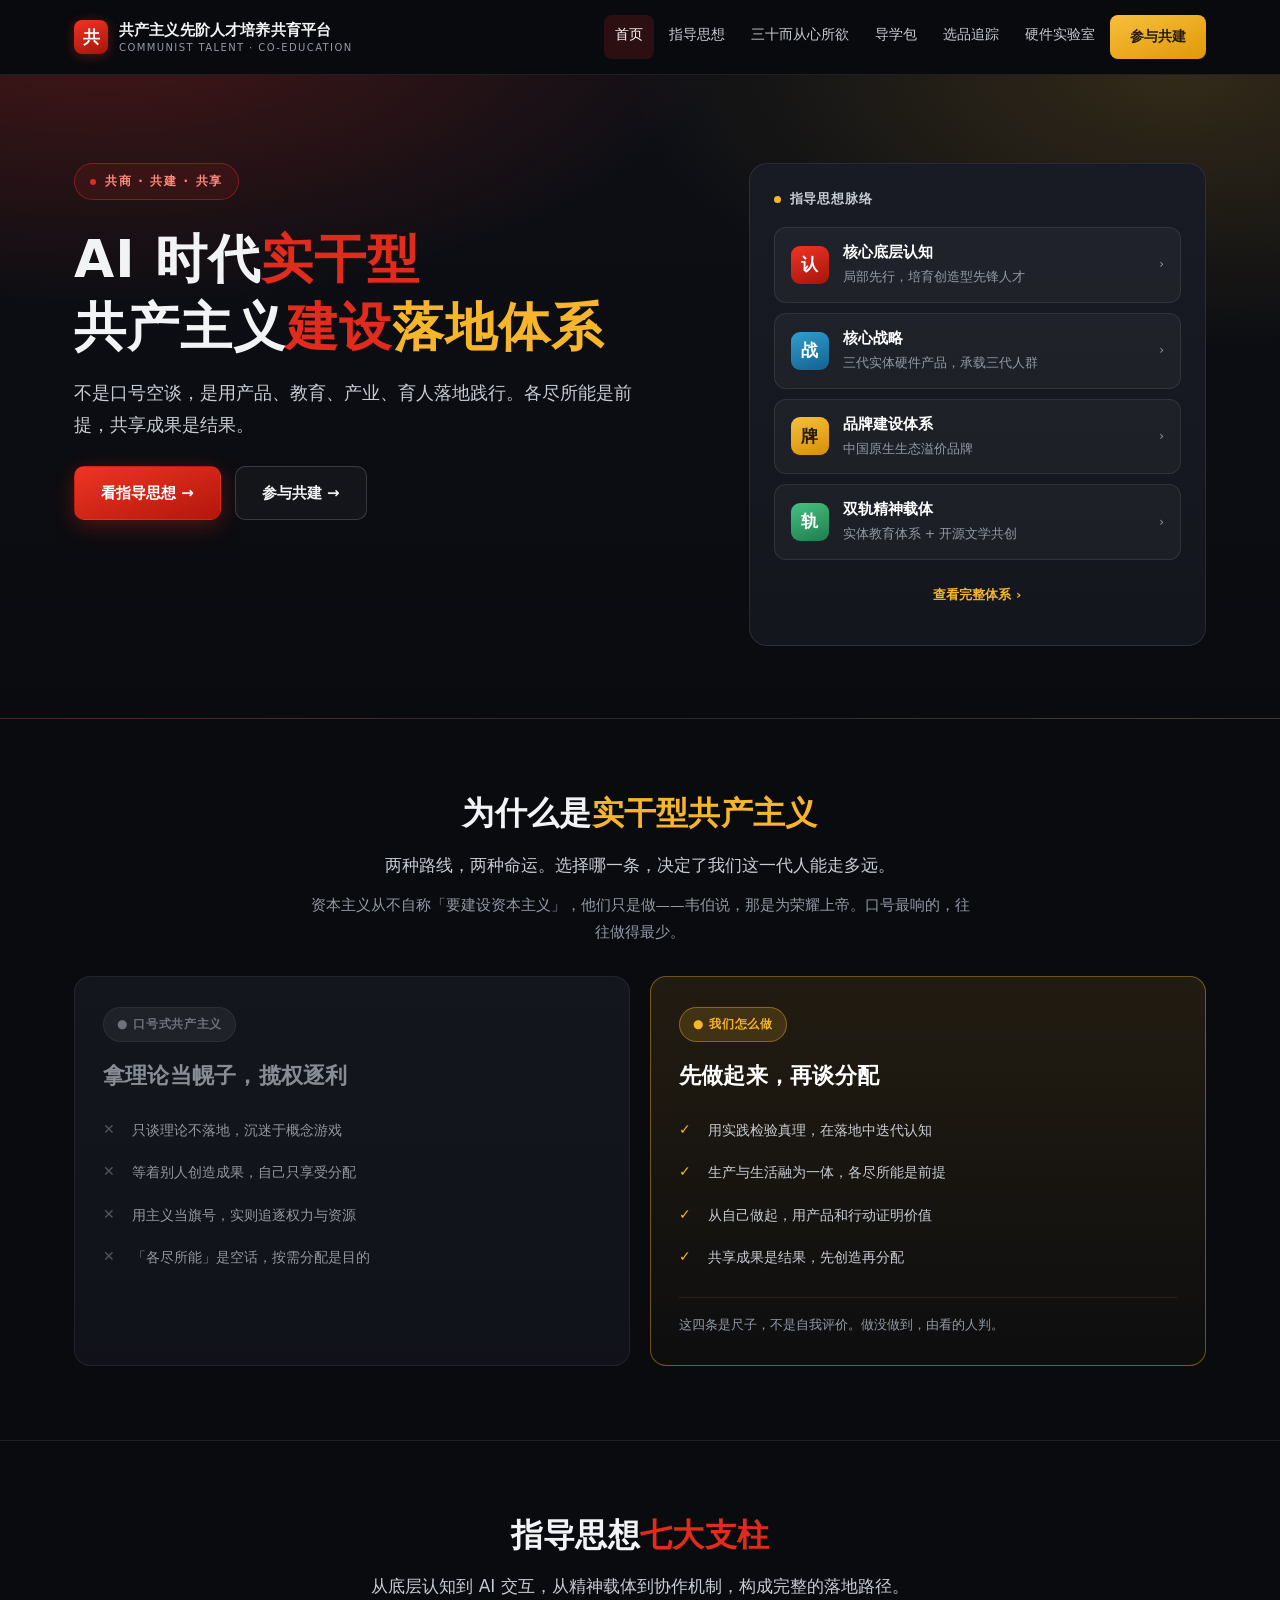
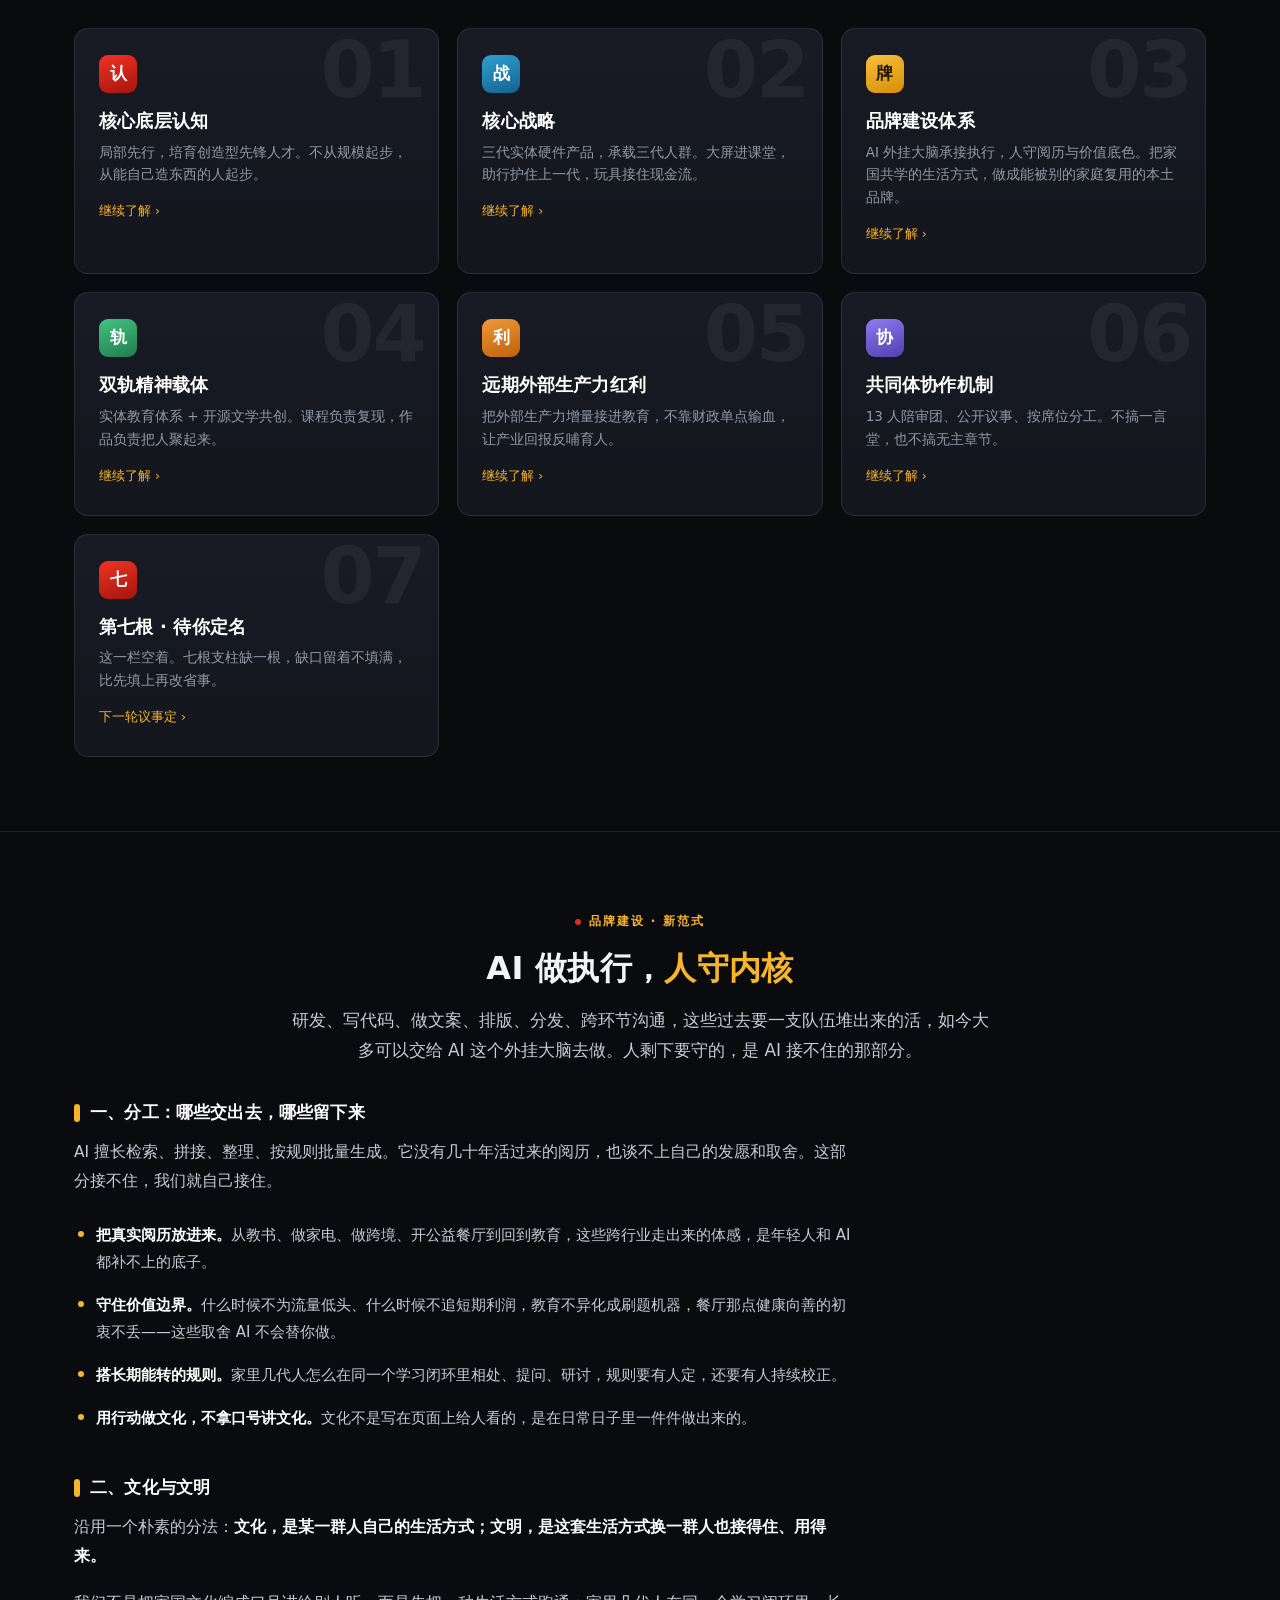
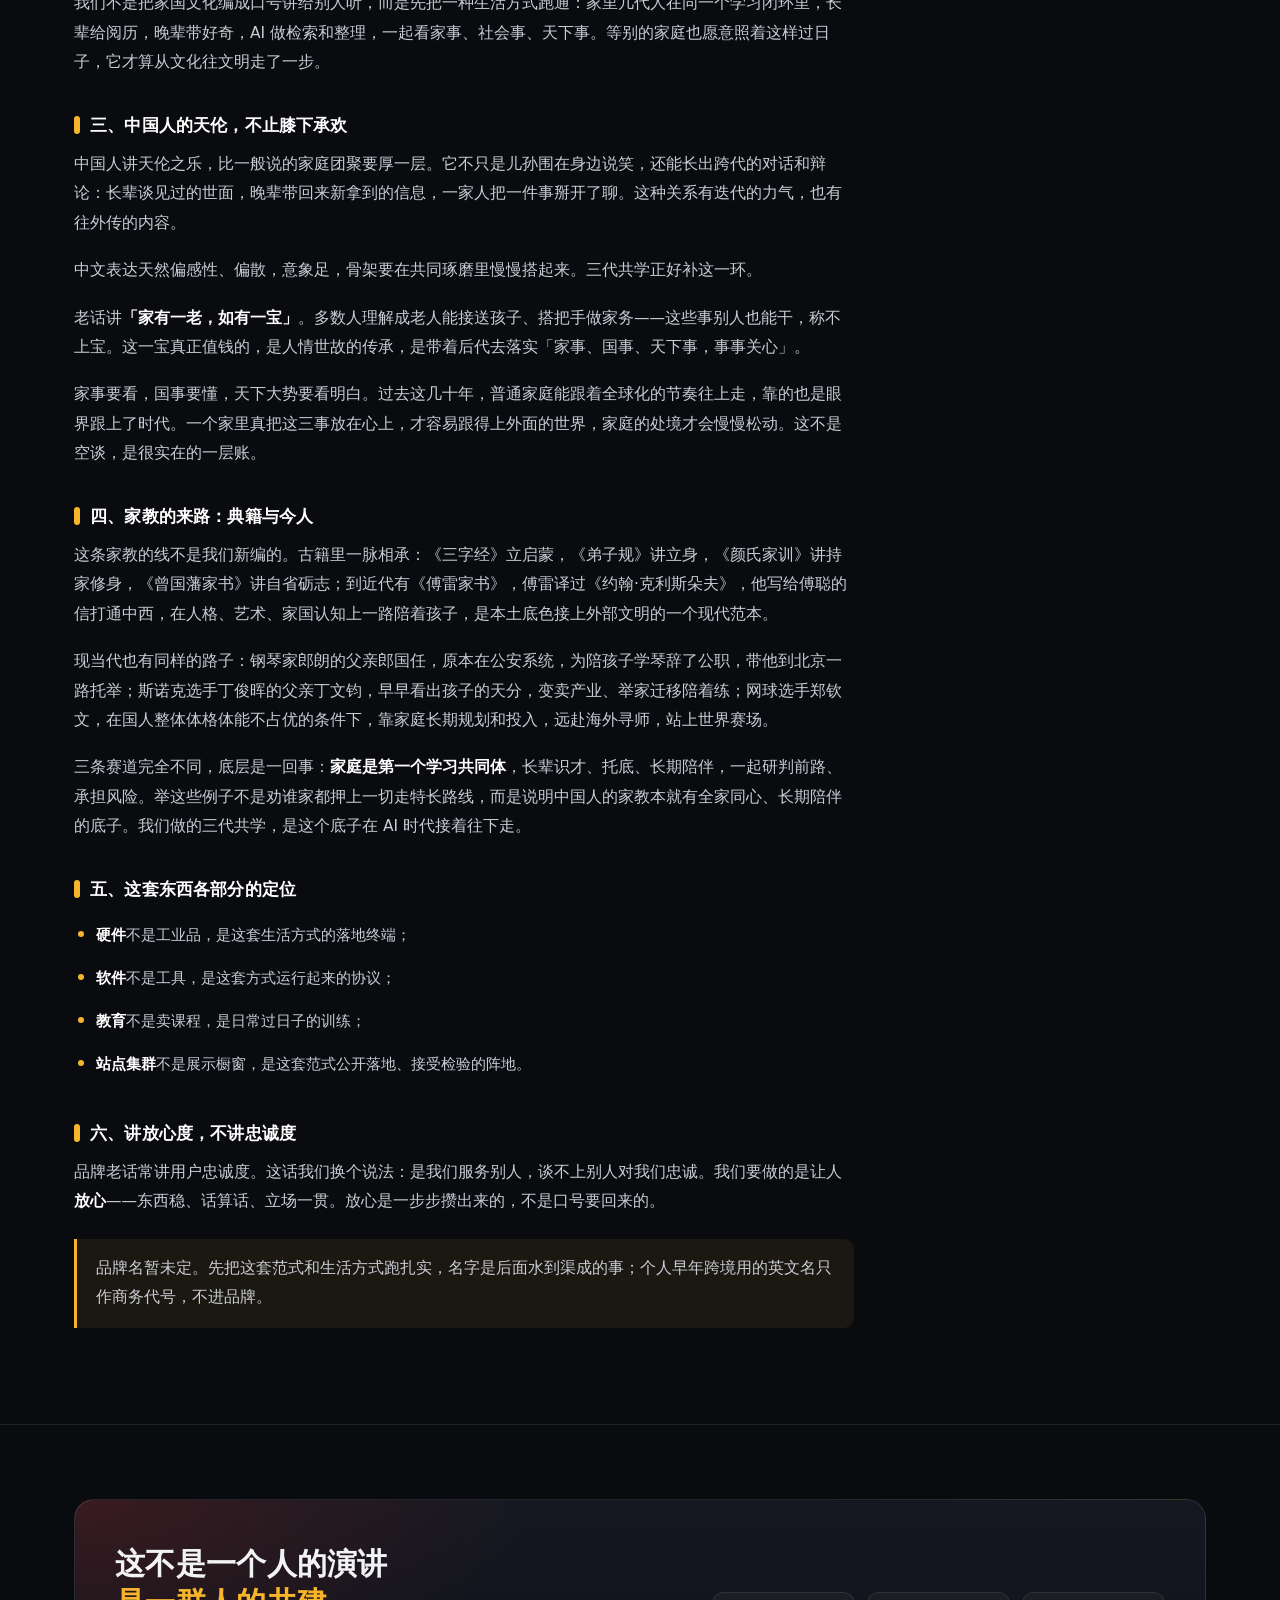
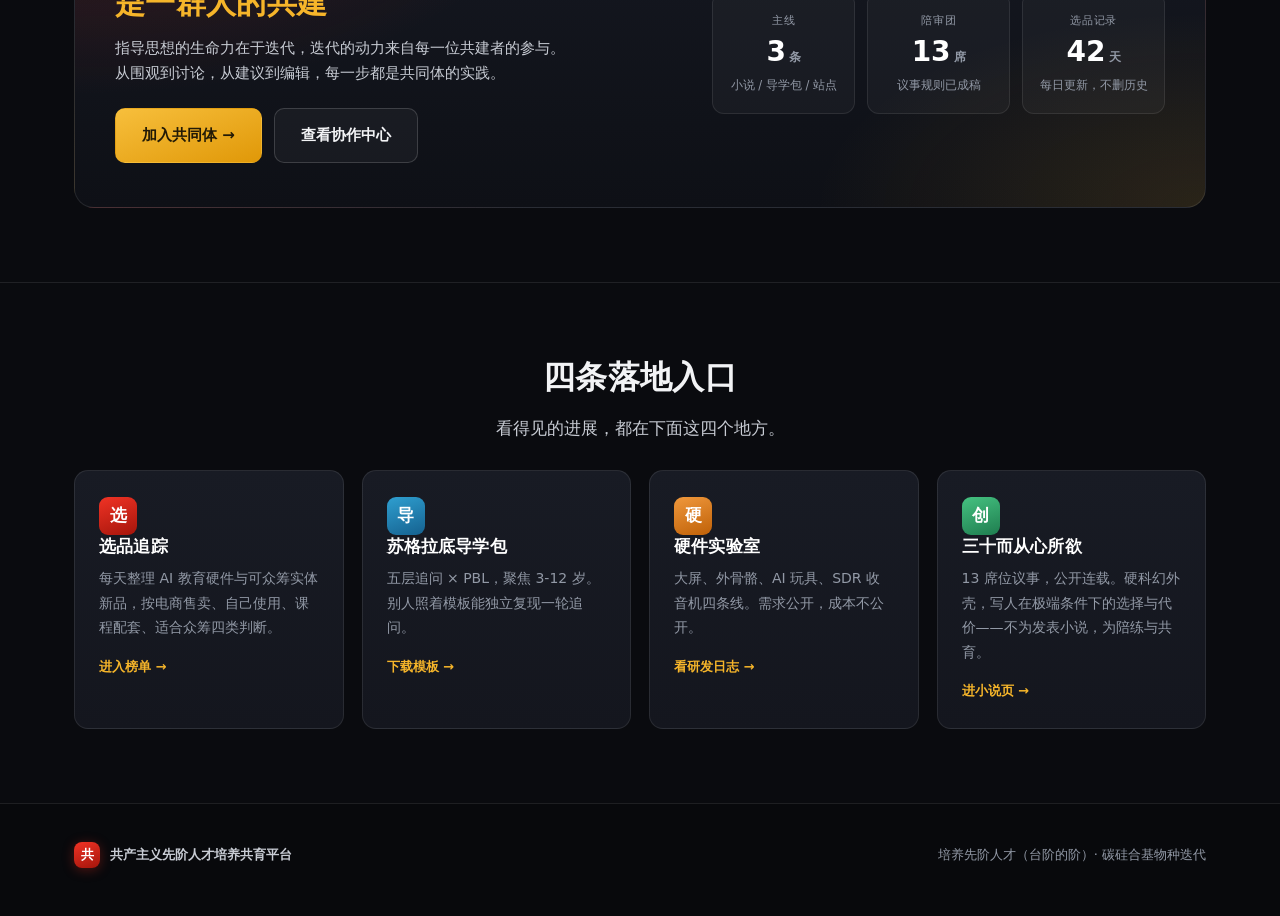
<file: index.html>
<!doctype html>
<html lang="zh-CN">
<head>
<meta charset="utf-8">
<meta name="viewport" content="width=device-width, initial-scale=1">
<title>共产主义先阶人才培养共育平台｜培养先阶人才</title>
<meta name="description" content="不是口号，是产品、教育、产业、育人的落地实践。共产主义先阶人才培养共育平台：以产品、教育、产业、育人四条路径落地，三条主线并行，13 席陪审团共创。">
<link rel="stylesheet" href="/assets/style.css">
</head>
<body>

<header class="topbar">
  <div class="topbar-inner">
    <a class="brand" href="/">
      <span class="brand-mark">共</span>
      <span class="brand-name">共产主义先阶人才培养共育平台<small>COMMUNIST TALENT · CO-EDUCATION</small></span>
    </a>
    <nav class="nav">
      <a href="/" class="on">首页</a>
      <a href="#thoughts">指导思想</a>
      <a href="/novel/">三十而从心所欲</a>
      <a href="/socratic-pbl/">导学包</a>
      <a href="/product-tracking/">选品追踪</a>
      <a href="/hardware-lab/">硬件实验室</a>
      <a class="nav-cta" href="#community">参与共建</a>
    </nav>
  </div>
</header>

<main>

<section class="hero mesh">
  <div class="wrap">
    <div class="hero-grid">
      <div>
        <span class="hero-badge">共商 · 共建 · 共享</span>
        <h1>AI 时代<span class="red">实干型</span><br>共产主义<span class="red">建设</span><span class="gold">落地体系</span></h1>
        <p class="lede">不是口号空谈，是用产品、教育、产业、育人落地践行。各尽所能是前提，共享成果是结果。</p>
        <div class="hero-actions">
          <a class="btn btn-red" href="#pillars">看指导思想 →</a>
          <a class="btn btn-ghost" href="#community">参与共建 →</a>
        </div>
      </div>

      <div class="panel">
        <p class="panel-title">指导思想脉络</p>
        <a class="vec" href="#pillars">
          <span class="vec-char c-red">认</span>
          <span class="vec-body"><b>核心底层认知</b><span>局部先行，培育创造型先锋人才</span></span>
          <span class="vec-arrow">›</span>
        </a>
        <a class="vec" href="/hardware-lab/">
          <span class="vec-char c-blue">战</span>
          <span class="vec-body"><b>核心战略</b><span>三代实体硬件产品，承载三代人群</span></span>
          <span class="vec-arrow">›</span>
        </a>
        <a class="vec" href="#pillars">
          <span class="vec-char c-gold">牌</span>
          <span class="vec-body"><b>品牌建设体系</b><span>中国原生生态溢价品牌</span></span>
          <span class="vec-arrow">›</span>
        </a>
        <a class="vec" href="/novel/">
          <span class="vec-char c-green">轨</span>
          <span class="vec-body"><b>双轨精神载体</b><span>实体教育体系 + 开源文学共创</span></span>
          <span class="vec-arrow">›</span>
        </a>
        <a class="vec" href="#community" style="justify-content:center;background:transparent;border:0;color:var(--gold);font-size:13px;font-weight:700;">查看完整体系 ›</a>
      </div>
    </div>
  </div>
</section>

<section id="thoughts">
  <div class="wrap">
    <div class="center">
      <h2>为什么是<span class="gold">实干型共产主义</span></h2>
      <p class="lede">两种路线，两种命运。选择哪一条，决定了我们这一代人能走多远。</p>
      <p class="aside">资本主义从不自称「要建设资本主义」，他们只是做——韦伯说，那是为荣耀上帝。口号最响的，往往做得最少。</p>
    </div>
    <div class="vs">
      <div class="vs-col bad">
        <span class="vs-tag bad">● 口号式共产主义</span>
        <h3>拿理论当幌子，揽权逐利</h3>
        <ul class="vs-list">
          <li><span class="mk mk-x">✕</span><span>只谈理论不落地，沉迷于概念游戏</span></li>
          <li><span class="mk mk-x">✕</span><span>等着别人创造成果，自己只享受分配</span></li>
          <li><span class="mk mk-x">✕</span><span>用主义当旗号，实则追逐权力与资源</span></li>
          <li><span class="mk mk-x">✕</span><span>「各尽所能」是空话，按需分配是目的</span></li>
        </ul>
      </div>
      <div class="vs-col good">
        <span class="vs-tag good">● 我们怎么做</span>
        <h3>先做起来，再谈分配</h3>
        <ul class="vs-list">
          <li><span class="mk mk-v">✓</span><span>用实践检验真理，在落地中迭代认知</span></li>
          <li><span class="mk mk-v">✓</span><span>生产与生活融为一体，各尽所能是前提</span></li>
          <li><span class="mk mk-v">✓</span><span>从自己做起，用产品和行动证明价值</span></li>
          <li><span class="mk mk-v">✓</span><span>共享成果是结果，先创造再分配</span></li>
        </ul>
        <p class="vs-note">这四条是尺子，不是自我评价。做没做到，由看的人判。</p>
      </div>
    </div>
  </div>
</section>

<hr class="rule">

<section id="pillars">
  <div class="wrap">
    <div class="center">
      <h2>指导思想<span class="red">七大支柱</span></h2>
      <p class="lede">从底层认知到 AI 交互，从精神载体到协作机制，构成完整的落地路径。</p>
    </div>

    <div class="pillars">
      <div class="pillar">
        <span class="num">01</span>
        <span class="vec-char c-red">认</span>
        <h3>核心底层认知</h3>
        <p>局部先行，培育创造型先锋人才。不从规模起步，从能自己造东西的人起步。</p>
        <a class="more" href="#community">继续了解 ›</a>
      </div>
      <div class="pillar">
        <span class="num">02</span>
        <span class="vec-char c-blue">战</span>
        <h3>核心战略</h3>
        <p>三代实体硬件产品，承载三代人群。大屏进课堂，助行护住上一代，玩具接住现金流。</p>
        <a class="more" href="/hardware-lab/">继续了解 ›</a>
      </div>
      <div class="pillar">
        <span class="num">03</span>
        <span class="vec-char c-gold">牌</span>
        <h3>品牌建设体系</h3>
        <p>AI 外挂大脑承接执行，人守阅历与价值底色。把家国共学的生活方式，做成能被别的家庭复用的本土品牌。</p>
        <a class="more" href="#brand-paradigm">继续了解 ›</a>
      </div>
      <div class="pillar">
        <span class="num">04</span>
        <span class="vec-char c-green">轨</span>
        <h3>双轨精神载体</h3>
        <p>实体教育体系 + 开源文学共创。课程负责复现，作品负责把人聚起来。</p>
        <a class="more" href="/novel/">继续了解 ›</a>
      </div>
      <div class="pillar">
        <span class="num">05</span>
        <span class="vec-char c-orange">利</span>
        <h3>远期外部生产力红利</h3>
        <p>把外部生产力增量接进教育，不靠财政单点输血，让产业回报反哺育人。</p>
        <a class="more" href="#community">继续了解 ›</a>
      </div>
      <div class="pillar">
        <span class="num">06</span>
        <span class="vec-char c-purple">协</span>
        <h3>共同体协作机制</h3>
        <p>13 人陪审团、公开议事、按席位分工。不搞一言堂，也不搞无主章节。</p>
        <a class="more" href="/novel/">继续了解 ›</a>
      </div>
      <div class="pillar">
        <span class="num">07</span>
        <span class="vec-char c-red">七</span>
        <h3>第七根 · 待你定名</h3>
        <p>这一栏空着。七根支柱缺一根，缺口留着不填满，比先填上再改省事。</p>
        <a class="more" href="#community">下一轮议事定 ›</a>
      </div>
    </div>
  </div>
</section>

<hr class="rule">

<section id="brand-paradigm">
  <div class="wrap">
    <div class="center">
      <p class="eyebrow">品牌建设 · 新范式</p>
      <h2>AI 做执行，<span class="gold">人守内核</span></h2>
      <p class="lede">研发、写代码、做文案、排版、分发、跨环节沟通，这些过去要一支队伍堆出来的活，如今大多可以交给 AI 这个外挂大脑去做。人剩下要守的，是 AI 接不住的那部分。</p>
    </div>

    <div class="prose">

      <h3>一、分工：哪些交出去，哪些留下来</h3>
      <p>AI 擅长检索、拼接、整理、按规则批量生成。它没有几十年活过来的阅历，也谈不上自己的发愿和取舍。这部分接不住，我们就自己接住。</p>
      <ul>
        <li><b>把真实阅历放进来。</b>从教书、做家电、做跨境、开公益餐厅到回到教育，这些跨行业走出来的体感，是年轻人和 AI 都补不上的底子。</li>
        <li><b>守住价值边界。</b>什么时候不为流量低头、什么时候不追短期利润，教育不异化成刷题机器，餐厅那点健康向善的初衷不丢——这些取舍 AI 不会替你做。</li>
        <li><b>搭长期能转的规则。</b>家里几代人怎么在同一个学习闭环里相处、提问、研讨，规则要有人定，还要有人持续校正。</li>
        <li><b>用行动做文化，不拿口号讲文化。</b>文化不是写在页面上给人看的，是在日常日子里一件件做出来的。</li>
      </ul>

      <h3>二、文化与文明</h3>
      <p>沿用一个朴素的分法：<b>文化，是某一群人自己的生活方式；文明，是这套生活方式换一群人也接得住、用得来。</b></p>
      <p>我们不是把家国文化编成口号讲给别人听，而是先把一种生活方式跑通：家里几代人在同一个学习闭环里，长辈给阅历，晚辈带好奇，AI 做检索和整理，一起看家事、社会事、天下事。等别的家庭也愿意照着这样过日子，它才算从文化往文明走了一步。</p>

      <h3>三、中国人的天伦，不止膝下承欢</h3>
      <p>中国人讲天伦之乐，比一般说的家庭团聚要厚一层。它不只是儿孙围在身边说笑，还能长出跨代的对话和辩论：长辈谈见过的世面，晚辈带回来新拿到的信息，一家人把一件事掰开了聊。这种关系有迭代的力气，也有往外传的内容。</p>
      <p>中文表达天然偏感性、偏散，意象足，骨架要在共同琢磨里慢慢搭起来。三代共学正好补这一环。</p>
      <p>老话讲<b>「家有一老，如有一宝」</b>。多数人理解成老人能接送孩子、搭把手做家务——这些事别人也能干，称不上宝。这一宝真正值钱的，是人情世故的传承，是带着后代去落实「家事、国事、天下事，事事关心」。</p>
      <p>家事要看，国事要懂，天下大势要看明白。过去这几十年，普通家庭能跟着全球化的节奏往上走，靠的也是眼界跟上了时代。一个家里真把这三事放在心上，才容易跟得上外面的世界，家庭的处境才会慢慢松动。这不是空谈，是很实在的一层账。</p>

      <h3>四、家教的来路：典籍与今人</h3>
      <p>这条家教的线不是我们新编的。古籍里一脉相承：《三字经》立启蒙，《弟子规》讲立身，《颜氏家训》讲持家修身，《曾国藩家书》讲自省砺志；到近代有《傅雷家书》，傅雷译过《约翰·克利斯朵夫》，他写给傅聪的信打通中西，在人格、艺术、家国认知上一路陪着孩子，是本土底色接上外部文明的一个现代范本。</p>
      <p>现当代也有同样的路子：钢琴家郎朗的父亲郎国任，原本在公安系统，为陪孩子学琴辞了公职，带他到北京一路托举；斯诺克选手丁俊晖的父亲丁文钧，早早看出孩子的天分，变卖产业、举家迁移陪着练；网球选手郑钦文，在国人整体体格体能不占优的条件下，靠家庭长期规划和投入，远赴海外寻师，站上世界赛场。</p>
      <p>三条赛道完全不同，底层是一回事：<b>家庭是第一个学习共同体</b>，长辈识才、托底、长期陪伴，一起研判前路、承担风险。举这些例子不是劝谁家都押上一切走特长路线，而是说明中国人的家教本就有全家同心、长期陪伴的底子。我们做的三代共学，是这个底子在 AI 时代接着往下走。</p>

      <h3>五、这套东西各部分的定位</h3>
      <ul>
        <li><b>硬件</b>不是工业品，是这套生活方式的落地终端；</li>
        <li><b>软件</b>不是工具，是这套方式运行起来的协议；</li>
        <li><b>教育</b>不是卖课程，是日常过日子的训练；</li>
        <li><b>站点集群</b>不是展示橱窗，是这套范式公开落地、接受检验的阵地。</li>
      </ul>

      <h3>六、讲放心度，不讲忠诚度</h3>
      <p>品牌老话常讲用户忠诚度。这话我们换个说法：是我们服务别人，谈不上别人对我们忠诚。我们要做的是让人<b>放心</b>——东西稳、话算话、立场一贯。放心是一步步攒出来的，不是口号要回来的。</p>

      <p class="note soft">品牌名暂未定。先把这套范式和生活方式跑扎实，名字是后面水到渠成的事；个人早年跨境用的英文名只作商务代号，不进品牌。</p>

    </div>
  </div>
</section>

<hr class="rule">

<section id="community">
  <div class="wrap">
    <div class="band">
      <div>
        <h2>这不是一个人的演讲<br><span class="gold">是一群人的共建</span></h2>
        <p>指导思想的生命力在于迭代，迭代的动力来自每一位共建者的参与。从围观到讨论，从建议到编辑，每一步都是共同体的实践。</p>
        <div class="band-actions">
          <a class="btn btn-gold" href="/product-tracking/">加入共同体 →</a>
          <a class="btn btn-ghost" href="#thoughts">查看协作中心</a>
        </div>
      </div>
      <div class="stats">
        <div class="stat">
          <span class="k">主线</span>
          <span class="v">3<small>条</small></span>
          <span class="s">小说 / 导学包 / 站点</span>
        </div>
        <div class="stat">
          <span class="k">陪审团</span>
          <span class="v">13<small>席</small></span>
          <span class="s">议事规则已成稿</span>
        </div>
        <div class="stat">
          <span class="k">选品记录</span>
          <span class="v">42<small>天</small></span>
          <span class="s">每日更新，不删历史</span>
        </div>
      </div>
    </div>
  </div>
</section>

<hr class="rule">

<section>
  <div class="wrap">
    <div class="center">
      <h2>四条落地入口</h2>
      <p class="lede">看得见的进展，都在下面这四个地方。</p>
    </div>
    <div class="grid">
      <a class="card" href="/product-tracking/">
        <span class="vec-char c-red">选</span>
        <h3>选品追踪</h3>
        <p>每天整理 AI 教育硬件与可众筹实体新品，按电商售卖、自己使用、课程配套、适合众筹四类判断。</p>
        <span class="go">进入榜单 →</span>
      </a>
      <a class="card" href="/socratic-pbl/">
        <span class="vec-char c-blue">导</span>
        <h3>苏格拉底导学包</h3>
        <p>五层追问 × PBL，聚焦 3-12 岁。别人照着模板能独立复现一轮追问。</p>
        <span class="go">下载模板 →</span>
      </a>
      <a class="card" href="/hardware-lab/">
        <span class="vec-char c-orange">硬</span>
        <h3>硬件实验室</h3>
        <p>大屏、外骨骼、AI 玩具、SDR 收音机四条线。需求公开，成本不公开。</p>
        <span class="go">看研发日志 →</span>
      </a>
      <a class="card" href="/novel/">
        <span class="vec-char c-green">创</span>
        <h3>三十而从心所欲</h3>
        <p>13 席位议事，公开连载。硬科幻外壳，写人在极端条件下的选择与代价——不为发表小说，为陪练与共育。</p>
        <span class="go">进小说页 →</span>
      </a>
    </div>
  </div>
</section>

</main>

<footer>
  <div class="wrap">
    <span class="foot-brand"><span class="brand-mark" style="width:26px;height:26px;font-size:13px;line-height:26px;">共</span>共产主义先阶人才培养共育平台</span>
    <span>培养先阶人才（台阶的阶）· 碳硅合基物种迭代 </span>
  </div>
</footer>

</body>
</html>
</file>
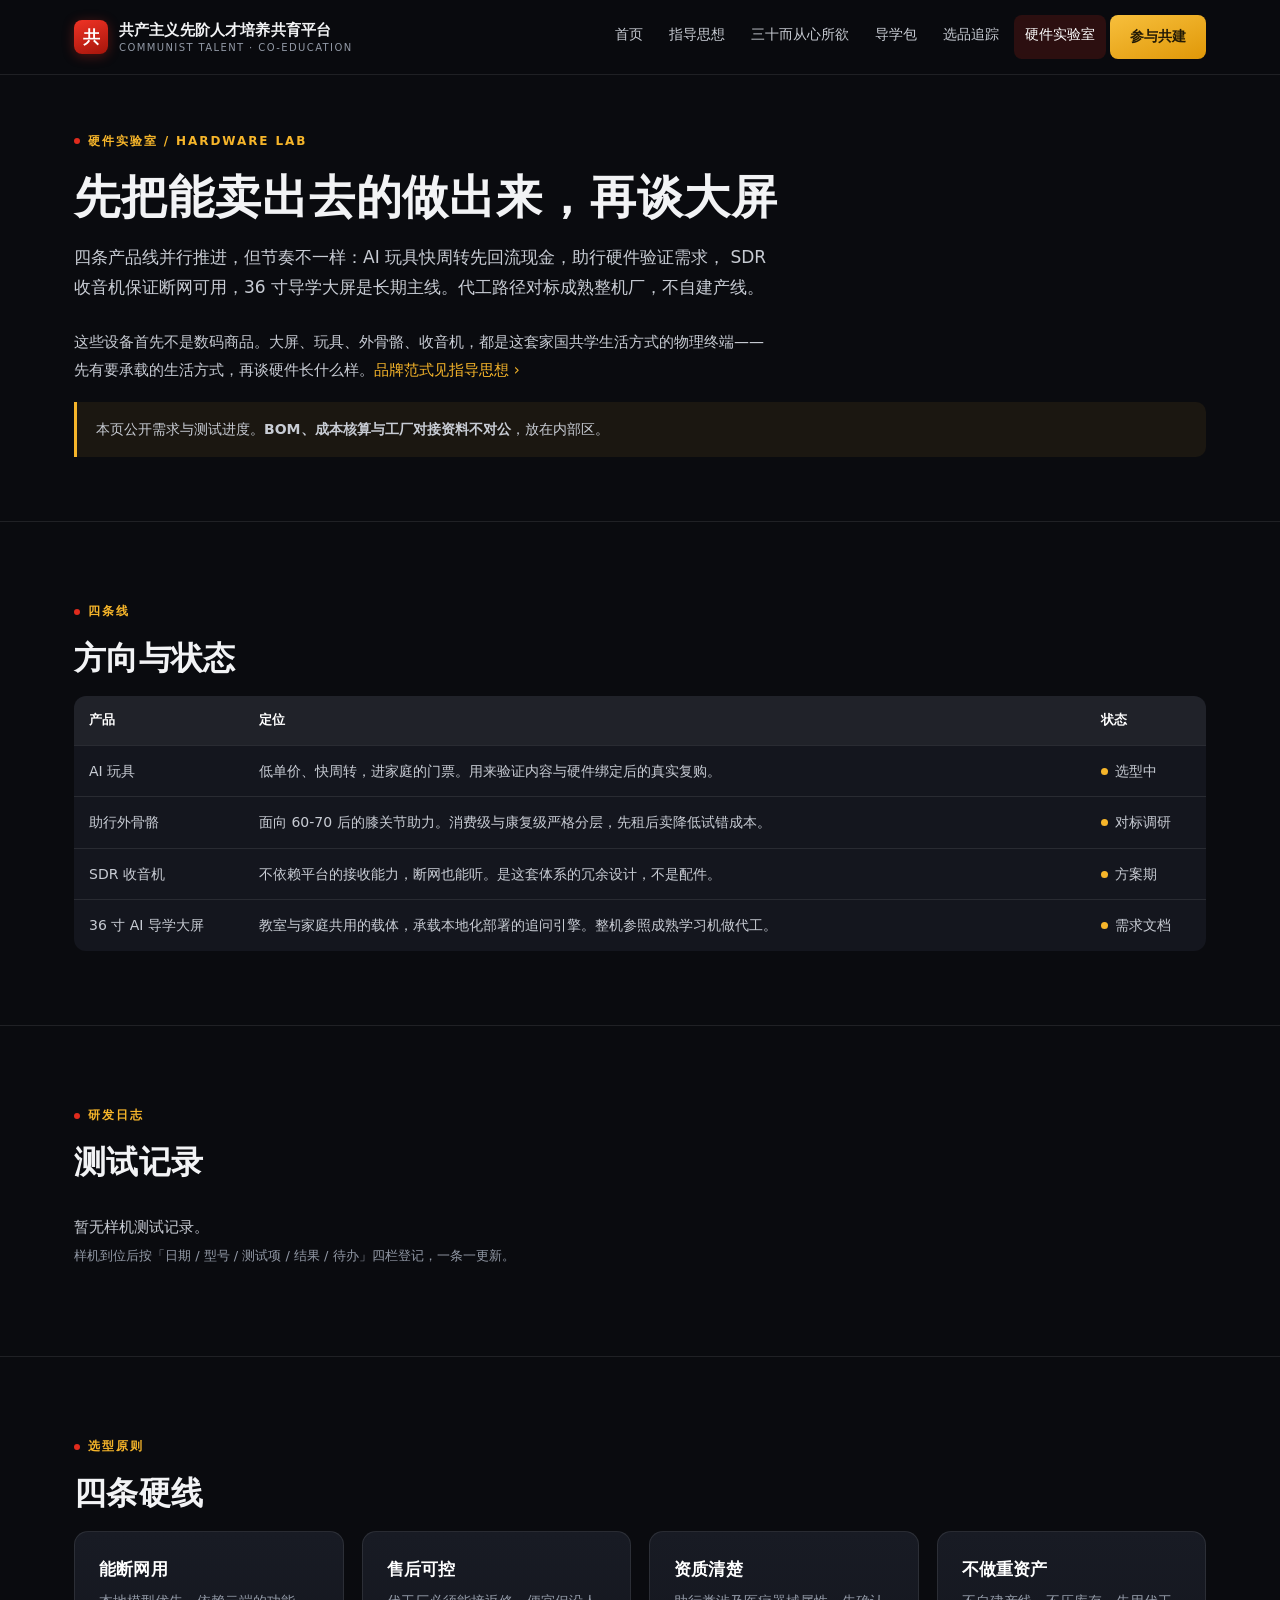
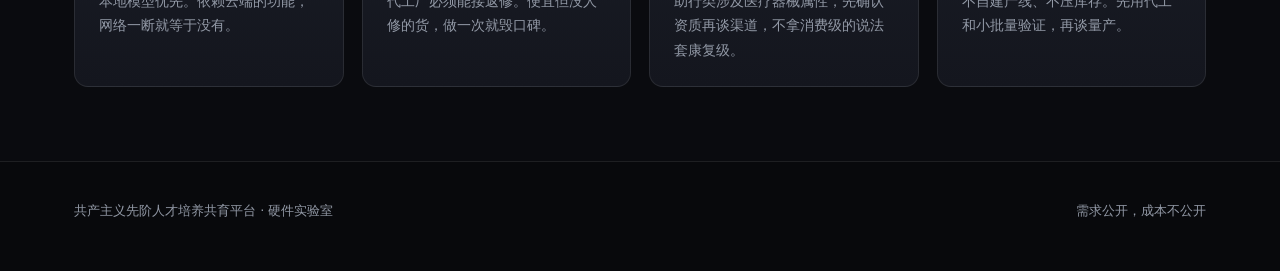
<file: hardware-lab/index.html>
<!doctype html>
<html lang="zh-CN">
<head>
<meta charset="utf-8">
<meta name="viewport" content="width=device-width, initial-scale=1">
<title>硬件实验室 · 共产主义先阶人才培养共育平台</title>
<meta name="description" content="自研硬件方向与样机测试日志：36 寸 AI 导学大屏、助行外骨骼、AI 玩具、SDR 收音机。">
<link rel="stylesheet" href="/assets/style.css">
</head>
<body>

<header class="topbar">
  <div class="topbar-inner">
    <a class="brand" href="/">
      <span class="brand-mark">共</span>
      <span class="brand-name">共产主义先阶人才培养共育平台<small>COMMUNIST TALENT · CO-EDUCATION</small></span>
    </a>
    <nav class="nav">
      <a href="/">首页</a>
      <a href="/#thoughts">指导思想</a>
      <a href="/novel/">三十而从心所欲</a>
      <a href="/socratic-pbl/">导学包</a>
      <a href="/product-tracking/">选品追踪</a>
      <a href="/hardware-lab/" class="on">硬件实验室</a>
      <a class="nav-cta" href="/#community">参与共建</a>
    </nav>
  </div>
</header>

<main>

<section class="tight">
  <div class="wrap">
    <p class="eyebrow">硬件实验室 / HARDWARE LAB</p>
    <h1>先把能卖出去的做出来，再谈大屏</h1>
    <p class="lede">
      四条产品线并行推进，但节奏不一样：AI 玩具快周转先回流现金，助行硬件验证需求，
      SDR 收音机保证断网可用，36 寸导学大屏是长期主线。代工路径对标成熟整机厂，不自建产线。
    </p>
    <p style="color:var(--text-2);font-size:15px;line-height:1.85;max-width:700px;margin:0 0 18px;">
      这些设备首先不是数码商品。大屏、玩具、外骨骼、收音机，都是这套家国共学生活方式的物理终端——
      先有要承载的生活方式，再谈硬件长什么样。<a href="/#brand-paradigm">品牌范式见指导思想 ›</a>
    </p>
    <p class="note soft">
      本页公开需求与测试进度。<strong>BOM、成本核算与工厂对接资料不对公</strong>，放在内部区。
    </p>
  </div>
</section>

<hr class="rule">

<section>
  <div class="wrap">
    <p class="eyebrow">四条线</p>
    <h2>方向与状态</h2>
    <table>
      <thead>
        <tr><th style="width:170px">产品</th><th>定位</th><th style="width:120px">状态</th></tr>
      </thead>
      <tbody>
        <tr>
          <td>AI 玩具</td>
          <td>低单价、快周转，进家庭的门票。用来验证内容与硬件绑定后的真实复购。</td>
          <td><span class="dot wait"></span>选型中</td>
        </tr>
        <tr>
          <td>助行外骨骼</td>
          <td>面向 60-70 后的膝关节助力。消费级与康复级严格分层，先租后卖降低试错成本。</td>
          <td><span class="dot wait"></span>对标调研</td>
        </tr>
        <tr>
          <td>SDR 收音机</td>
          <td>不依赖平台的接收能力，断网也能听。是这套体系的冗余设计，不是配件。</td>
          <td><span class="dot wait"></span>方案期</td>
        </tr>
        <tr>
          <td>36 寸 AI 导学大屏</td>
          <td>教室与家庭共用的载体，承载本地化部署的追问引擎。整机参照成熟学习机做代工。</td>
          <td><span class="dot wait"></span>需求文档</td>
        </tr>
      </tbody>
    </table>
  </div>
</section>

<hr class="rule">

<section>
  <div class="wrap">
    <p class="eyebrow">研发日志</p>
    <h2>测试记录</h2>
    <ul class="list">
      <li>
        暂无样机测试记录。
        <span class="k">样机到位后按「日期 / 型号 / 测试项 / 结果 / 待办」四栏登记，一条一更新。</span>
      </li>
    </ul>
  </div>
</section>

<hr class="rule">

<section>
  <div class="wrap">
    <p class="eyebrow">选型原则</p>
    <h2>四条硬线</h2>
    <div class="grid">
      <div class="card plain">
        <h3>能断网用</h3>
        <p>本地模型优先。依赖云端的功能，网络一断就等于没有。</p>
      </div>
      <div class="card plain">
        <h3>售后可控</h3>
        <p>代工厂必须能接返修。便宜但没人修的货，做一次就毁口碑。</p>
      </div>
      <div class="card plain">
        <h3>资质清楚</h3>
        <p>助行类涉及医疗器械属性，先确认资质再谈渠道，不拿消费级的说法套康复级。</p>
      </div>
      <div class="card plain">
        <h3>不做重资产</h3>
        <p>不自建产线、不压库存。先用代工和小批量验证，再谈量产。</p>
      </div>
    </div>
  </div>
</section>

</main>

<footer>
  <div class="wrap">
    <span>共产主义先阶人才培养共育平台 · 硬件实验室</span>
    <span>需求公开，成本不公开</span>
  </div>
</footer>

</body>
</html>
</file>
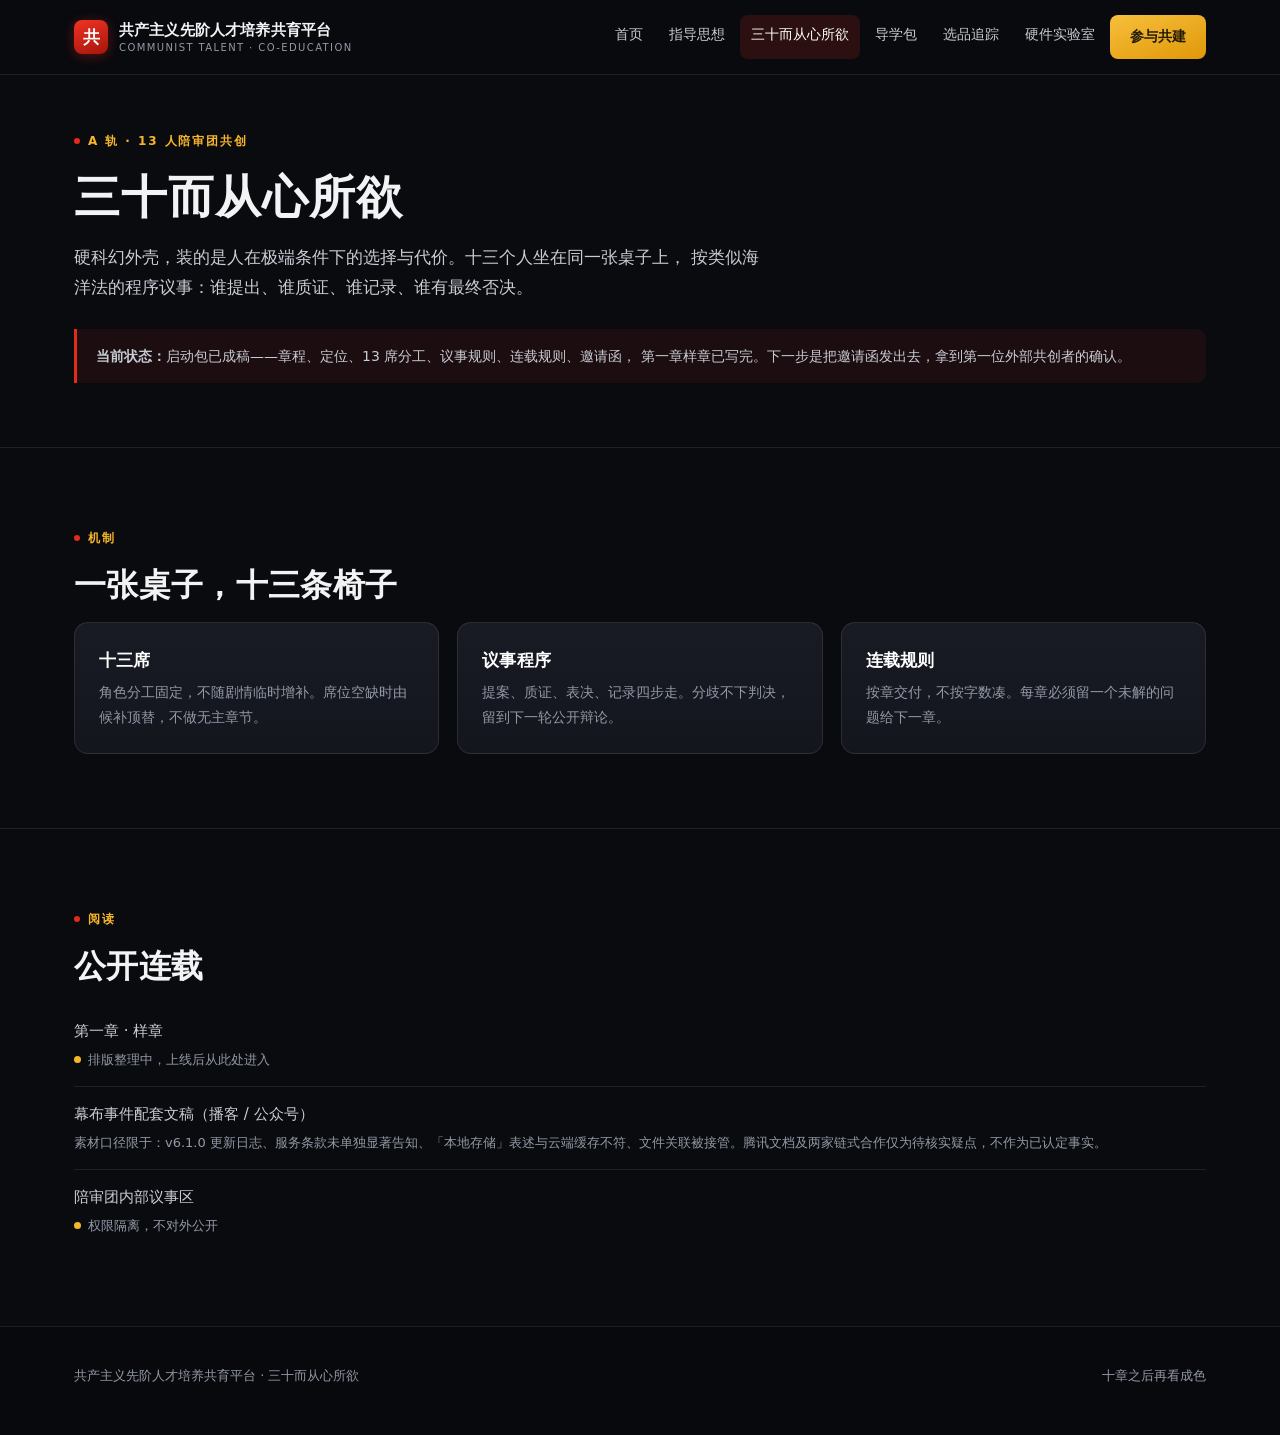
<file: novel/index.html>
<!doctype html>
<html lang="zh-CN">
<head>
<meta charset="utf-8">
<meta name="viewport" content="width=device-width, initial-scale=1">
<title>三十而从心所欲 · 共创小说 · 共产主义先阶人才培养共育平台</title>
<meta name="description" content="《三十而从心所欲》：13 人陪审团共创硬科幻长篇，军阀式议事机制公开连载。">
<link rel="stylesheet" href="/assets/style.css">
</head>
<body>

<header class="topbar">
  <div class="topbar-inner">
    <a class="brand" href="/">
      <span class="brand-mark">共</span>
      <span class="brand-name">共产主义先阶人才培养共育平台<small>COMMUNIST TALENT · CO-EDUCATION</small></span>
    </a>
    <nav class="nav">
      <a href="/">首页</a>
      <a href="/#thoughts">指导思想</a>
      <a href="/novel/" class="on">三十而从心所欲</a>
      <a href="/socratic-pbl/">导学包</a>
      <a href="/product-tracking/">选品追踪</a>
      <a href="/hardware-lab/">硬件实验室</a>
      <a class="nav-cta" href="/#community">参与共建</a>
    </nav>
  </div>
</header>

<main>

<section class="tight">
  <div class="wrap">
    <p class="eyebrow">A 轨 · 13 人陪审团共创</p>
    <h1>三十而从心所欲</h1>
    <p class="lede">
      硬科幻外壳，装的是人在极端条件下的选择与代价。十三个人坐在同一张桌子上，
      按类似海洋法的程序议事：谁提出、谁质证、谁记录、谁有最终否决。
    </p>
    <p class="note">
      <strong>当前状态：</strong>启动包已成稿——章程、定位、13 席分工、议事规则、连载规则、邀请函，
      第一章样章已写完。下一步是把邀请函发出去，拿到第一位外部共创者的确认。
    </p>
  </div>
</section>

<hr class="rule">

<section>
  <div class="wrap">
    <p class="eyebrow">机制</p>
    <h2>一张桌子，十三条椅子</h2>
    <div class="grid">
      <div class="card plain">
        <h3>十三席</h3>
        <p>角色分工固定，不随剧情临时增补。席位空缺时由候补顶替，不做无主章节。</p>
      </div>
      <div class="card plain">
        <h3>议事程序</h3>
        <p>提案、质证、表决、记录四步走。分歧不下判决，留到下一轮公开辩论。</p>
      </div>
      <div class="card plain">
        <h3>连载规则</h3>
        <p>按章交付，不按字数凑。每章必须留一个未解的问题给下一章。</p>
      </div>
    </div>
  </div>
</section>

<hr class="rule">

<section>
  <div class="wrap">
    <p class="eyebrow">阅读</p>
    <h2>公开连载</h2>
    <ul class="list">
      <li>
        第一章 · 样章
        <span class="k"><span class="dot wait"></span>排版整理中，上线后从此处进入</span>
      </li>
      <li>
        幕布事件配套文稿（播客 / 公众号）
        <span class="k">素材口径限于：v6.1.0 更新日志、服务条款未单独显著告知、「本地存储」表述与云端缓存不符、文件关联被接管。腾讯文档及两家链式合作仅为待核实疑点，不作为已认定事实。</span>
      </li>
      <li>
        陪审团内部议事区
        <span class="k"><span class="dot wait"></span>权限隔离，不对外公开</span>
      </li>
    </ul>
  </div>
</section>

</main>

<footer>
  <div class="wrap">
    <span>共产主义先阶人才培养共育平台 · 三十而从心所欲</span>
    <span>十章之后再看成色</span>
  </div>
</footer>

</body>
</html>
</file>
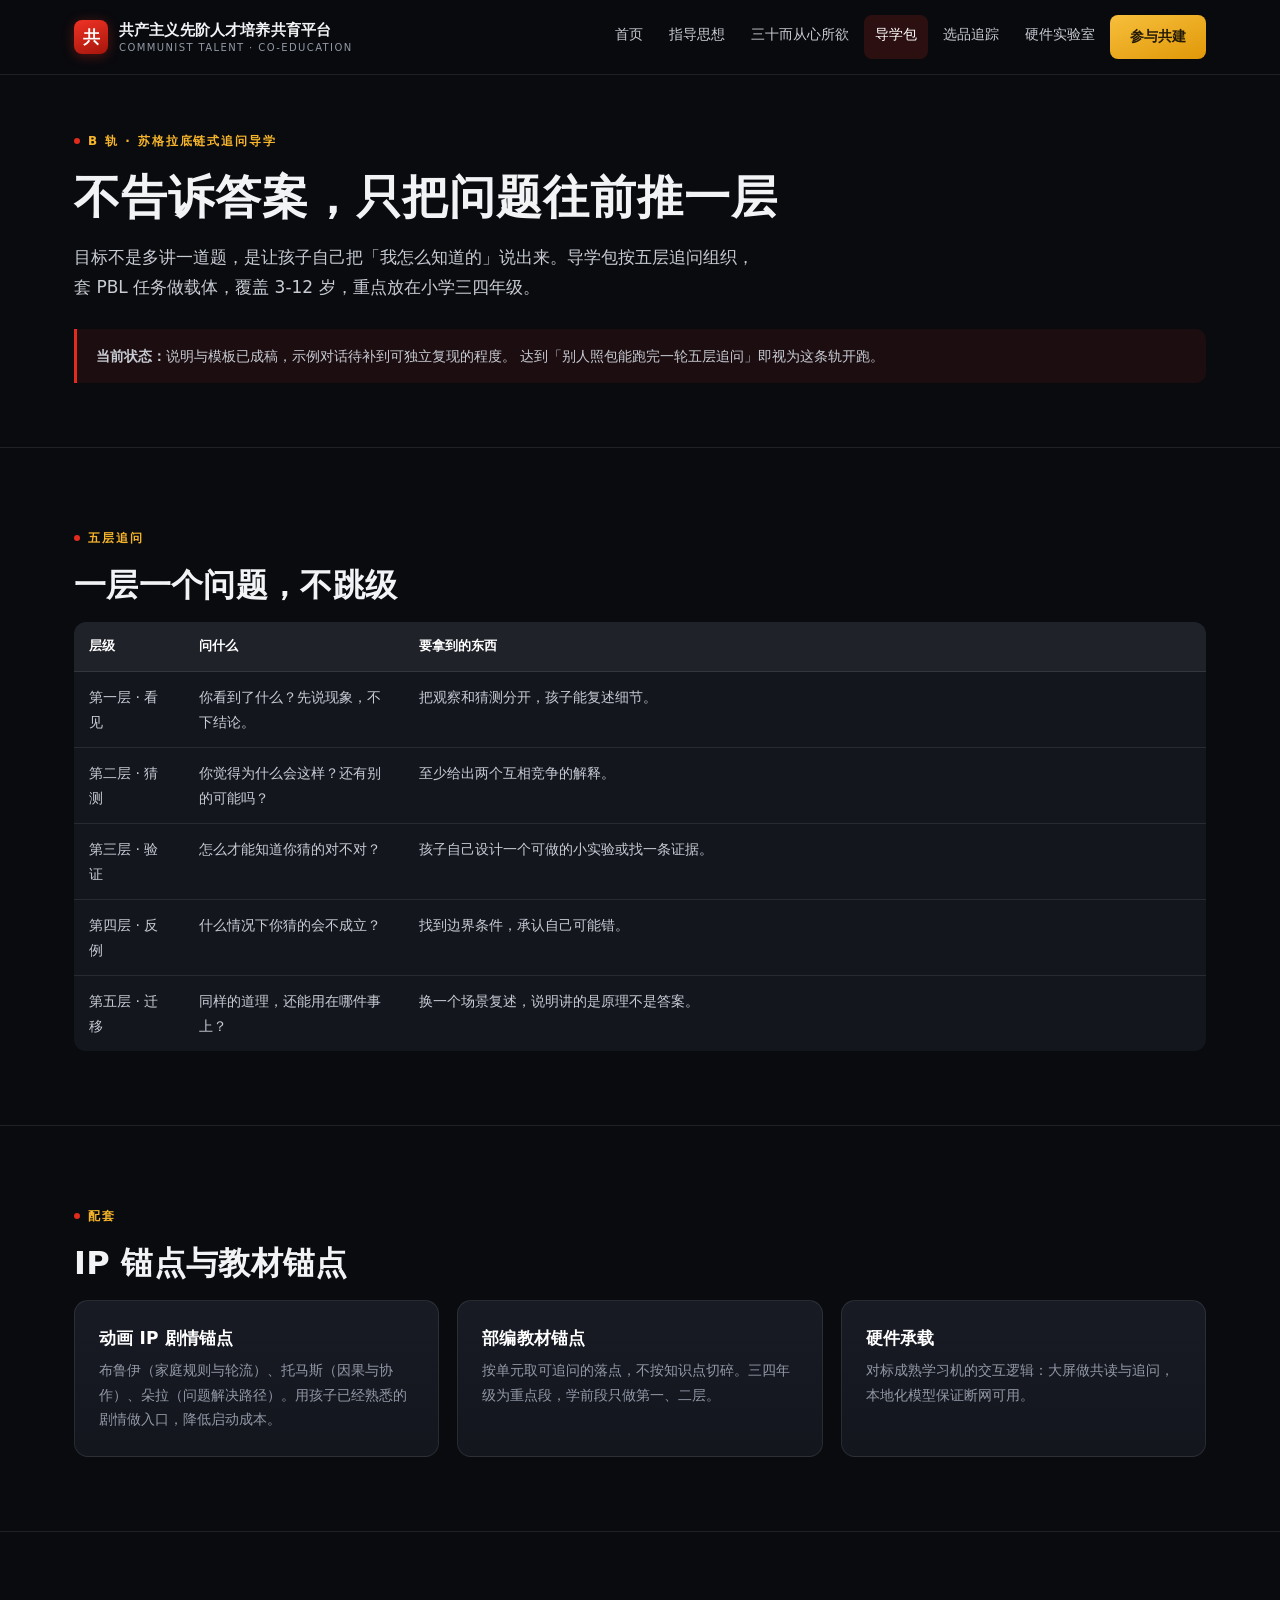
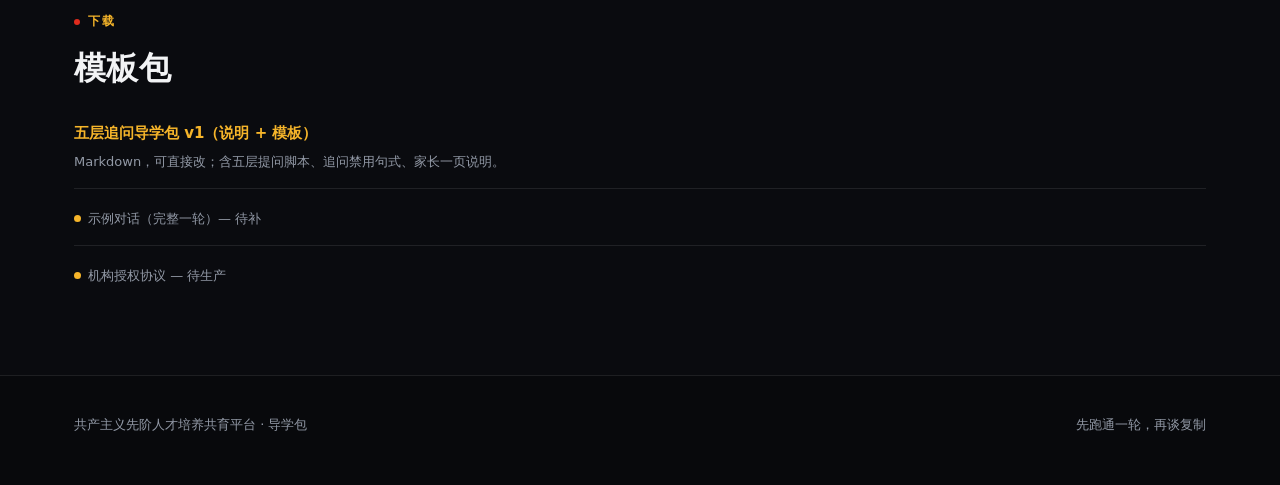
<file: socratic-pbl/index.html>
<!doctype html>
<html lang="zh-CN">
<head>
<meta charset="utf-8">
<meta name="viewport" content="width=device-width, initial-scale=1">
<title>苏格拉底链式追问导学包 · 共产主义先阶人才培养共育平台</title>
<meta name="description" content="苏格拉底式追问与 PBL 项目式学习结合的五层追问导学包，面向 3-12 岁，附模板与示例对话。">
<link rel="stylesheet" href="/assets/style.css">
</head>
<body>

<header class="topbar">
  <div class="topbar-inner">
    <a class="brand" href="/">
      <span class="brand-mark">共</span>
      <span class="brand-name">共产主义先阶人才培养共育平台<small>COMMUNIST TALENT · CO-EDUCATION</small></span>
    </a>
    <nav class="nav">
      <a href="/">首页</a>
      <a href="/#thoughts">指导思想</a>
      <a href="/novel/">三十而从心所欲</a>
      <a href="/socratic-pbl/" class="on">导学包</a>
      <a href="/product-tracking/">选品追踪</a>
      <a href="/hardware-lab/">硬件实验室</a>
      <a class="nav-cta" href="/#community">参与共建</a>
    </nav>
  </div>
</header>

<main>

<section class="tight">
  <div class="wrap">
    <p class="eyebrow">B 轨 · 苏格拉底链式追问导学</p>
    <h1>不告诉答案，只把问题往前推一层</h1>
    <p class="lede">
      目标不是多讲一道题，是让孩子自己把「我怎么知道的」说出来。导学包按五层追问组织，
      套 PBL 任务做载体，覆盖 3-12 岁，重点放在小学三四年级。
    </p>
    <p class="note">
      <strong>当前状态：</strong>说明与模板已成稿，示例对话待补到可独立复现的程度。
      达到「别人照包能跑完一轮五层追问」即视为这条轨开跑。
    </p>
  </div>
</section>

<hr class="rule">

<section>
  <div class="wrap">
    <p class="eyebrow">五层追问</p>
    <h2>一层一个问题，不跳级</h2>
    <table>
      <thead>
        <tr><th style="width:110px">层级</th><th style="width:220px">问什么</th><th>要拿到的东西</th></tr>
      </thead>
      <tbody>
        <tr><td>第一层 · 看见</td><td>你看到了什么？先说现象，不下结论。</td><td>把观察和猜测分开，孩子能复述细节。</td></tr>
        <tr><td>第二层 · 猜测</td><td>你觉得为什么会这样？还有别的可能吗？</td><td>至少给出两个互相竞争的解释。</td></tr>
        <tr><td>第三层 · 验证</td><td>怎么才能知道你猜的对不对？</td><td>孩子自己设计一个可做的小实验或找一条证据。</td></tr>
        <tr><td>第四层 · 反例</td><td>什么情况下你猜的会不成立？</td><td>找到边界条件，承认自己可能错。</td></tr>
        <tr><td>第五层 · 迁移</td><td>同样的道理，还能用在哪件事上？</td><td>换一个场景复述，说明讲的是原理不是答案。</td></tr>
      </tbody>
    </table>
  </div>
</section>

<hr class="rule">

<section>
  <div class="wrap">
    <p class="eyebrow">配套</p>
    <h2>IP 锚点与教材锚点</h2>
    <div class="grid">
      <div class="card plain">
        <h3>动画 IP 剧情锚点</h3>
        <p>布鲁伊（家庭规则与轮流）、托马斯（因果与协作）、朵拉（问题解决路径）。用孩子已经熟悉的剧情做入口，降低启动成本。</p>
      </div>
      <div class="card plain">
        <h3>部编教材锚点</h3>
        <p>按单元取可追问的落点，不按知识点切碎。三四年级为重点段，学前段只做第一、二层。</p>
      </div>
      <div class="card plain">
        <h3>硬件承载</h3>
        <p>对标成熟学习机的交互逻辑：大屏做共读与追问，本地化模型保证断网可用。</p>
      </div>
    </div>
  </div>
</section>

<hr class="rule">

<section>
  <div class="wrap">
    <p class="eyebrow">下载</p>
    <h2>模板包</h2>
    <ul class="list">
      <li>
        <a href="/socratic-pbl/downloads/daoxuebao-v1.md" download>五层追问导学包 v1（说明 + 模板）</a>
        <span class="k">Markdown，可直接改；含五层提问脚本、追问禁用句式、家长一页说明。</span>
      </li>
      <li>
        <span class="k"><span class="dot wait"></span>示例对话（完整一轮）— 待补</span>
      </li>
      <li>
        <span class="k"><span class="dot wait"></span>机构授权协议 — 待生产</span>
      </li>
    </ul>
  </div>
</section>

</main>

<footer>
  <div class="wrap">
    <span>共产主义先阶人才培养共育平台 · 导学包</span>
    <span>先跑通一轮，再谈复制</span>
  </div>
</footer>

</body>
</html>
</file>
<file: assets/style.css>
/* 实干型共产主义 · 共建平台｜站点集群共享样式（深色·红金主题） */
:root{
  --bg:#0a0b0f;
  --bg-2:#101218;
  --card:#14161e;
  --card-2:#181b24;
  --line:rgba(255,255,255,.09);
  --line-2:rgba(255,255,255,.16);
  --text:#f2f3f5;
  --text-2:#c8ccd4;
  --muted:#9299a6;
  --red:#e02b1d;
  --red-dim:#8e1d14;
  --gold:#f6b52a;
  --green:#3fae74;
  --radius:14px;
  --max:1180px;
}
*{box-sizing:border-box;}
html{-webkit-text-size-adjust:100%;scroll-behavior:smooth;}
body{
  margin:0;
  background:var(--bg);
  color:var(--text);
  font:16px/1.75 "PingFang SC","Microsoft YaHei","Source Han Sans SC","Hiragino Sans GB",system-ui,sans-serif;
  -webkit-font-smoothing:antialiased;
}
a{color:var(--gold);text-decoration:none;}
a:hover{color:#ffd166;}

/* ---------- 顶栏 ---------- */
.topbar{
  background:rgba(10,11,15,.92);
  border-bottom:1px solid var(--line);
  position:sticky;top:0;z-index:30;
  backdrop-filter:blur(12px);
}
.topbar-inner{
  max-width:var(--max);margin:0 auto;padding:0 24px;
  display:flex;align-items:center;gap:28px;height:74px;flex-wrap:wrap;
}
.brand{display:flex;align-items:center;gap:11px;color:var(--text);white-space:nowrap;}
.brand:hover{color:var(--text);}
.brand-mark{
  width:34px;height:34px;border-radius:8px;
  background:linear-gradient(160deg,#f03325,#a5150b);
  color:#fff;font-weight:800;font-size:17px;line-height:34px;text-align:center;
  box-shadow:0 2px 12px rgba(224,43,29,.35);
}
.brand-name{font-weight:800;font-size:15px;letter-spacing:.01em;line-height:1.2;}
.brand-name small{display:block;font-weight:400;font-size:10px;letter-spacing:.14em;color:var(--muted);margin-top:3px;}
.nav{display:flex;gap:4px;flex-wrap:wrap;margin-left:auto;font-size:13.5px;}
.nav a{
  color:var(--text-2);padding:8px 11px;border-radius:8px;
  transition:color .15s,background .15s;
}
.nav a:hover{color:#fff;background:rgba(255,255,255,.06);}
.nav a.on{color:#fff;background:rgba(224,43,29,.16);}
.nav-cta{
  background:linear-gradient(160deg,#f7bf3c,#e09808);
  color:#221a06 !important;font-weight:700;
  padding:10px 20px !important;border-radius:10px;
}
.nav-cta:hover{background:linear-gradient(160deg,#ffd166,#f0a800) !important;color:#221a06 !important;}

/* ---------- 版心 ---------- */
.wrap{max-width:var(--max);margin:0 auto;padding:0 24px;}
section{padding:74px 0;}
section.tight{padding:50px 0;}
hr.rule{border:0;border-top:1px solid var(--line);margin:0;}
.mesh{
  background:
    radial-gradient(900px 420px at 8% -10%, rgba(224,43,29,.28), transparent 70%),
    radial-gradient(760px 380px at 92% 0%, rgba(246,181,42,.16), transparent 72%),
    linear-gradient(180deg,#0d0f15 0%,#0a0b0f 100%);
}

/* ---------- 标题 ---------- */
h1,h2,h3{margin:0 0 16px;line-height:1.3;font-weight:800;letter-spacing:.01em;}
h1{font-size:46px;letter-spacing:.02em;}
h2{font-size:32px;}
h3{font-size:17px;}
.eyebrow{
  display:inline-flex;align-items:center;gap:8px;
  font-size:12px;letter-spacing:.16em;color:var(--gold);
  margin:0 0 16px;font-weight:700;text-transform:uppercase;
}
.eyebrow::before{content:"";width:6px;height:6px;border-radius:50%;background:var(--red);}
.lede{font-size:17px;color:var(--text-2);margin:0 0 26px;max-width:700px;}
.center{text-align:center;}
.center .lede{margin-left:auto;margin-right:auto;}
.aside{font-size:14.5px;color:var(--muted);max-width:660px;margin:-14px auto 30px;line-height:1.85;}
.red{color:var(--red);}
.gold{color:var(--gold);}

/* ---------- 按钮 ---------- */
.btn{
  display:inline-flex;align-items:center;gap:8px;
  padding:13px 26px;border-radius:10px;font-weight:700;font-size:15px;
  border:1px solid transparent;cursor:pointer;font-family:inherit;
  transition:transform .12s,background .15s,border-color .15s;
}
.btn:hover{transform:translateY(-1px);}
.btn-red{background:linear-gradient(160deg,#ee3524,#b3160b);color:#fff;box-shadow:0 6px 22px rgba(224,43,29,.32);}
.btn-red:hover{color:#fff;background:linear-gradient(160deg,#ff4a38,#cf1c0e);}
.btn-ghost{background:rgba(255,255,255,.04);border-color:var(--line-2);color:var(--text);}
.btn-ghost:hover{color:#fff;border-color:rgba(255,255,255,.34);background:rgba(255,255,255,.08);}
.btn-gold{background:linear-gradient(160deg,#f7bf3c,#e09808);color:#221a06;}
.btn-gold:hover{color:#221a06;}

/* ---------- 首屏 ---------- */
.hero{padding:88px 0 72px;border-bottom:1px solid var(--line);}
.hero-badge{
  display:inline-flex;align-items:center;gap:9px;
  border:1px solid rgba(224,43,29,.45);background:rgba(224,43,29,.1);
  color:#ff8a7d;font-size:12px;letter-spacing:.14em;font-weight:700;
  padding:7px 15px;border-radius:999px;margin-bottom:26px;
}
.hero-badge::before{content:"";width:6px;height:6px;border-radius:50%;background:var(--red);}
.hero h1{font-size:52px;max-width:760px;}
.hero .lede{font-size:18px;max-width:560px;}
.hero-actions{display:flex;gap:14px;flex-wrap:wrap;margin-top:8px;}
.hero-grid{display:grid;grid-template-columns:1.15fr .85fr;gap:56px;align-items:start;}
@media(max-width:980px){.hero-grid{grid-template-columns:1fr;gap:36px;}}

/* 思想体系脉络面板 */
.panel{
  background:linear-gradient(180deg,var(--card-2),var(--card));
  border:1px solid var(--line);border-radius:18px;padding:24px;
}
.panel-title{display:flex;align-items:center;gap:9px;font-size:13px;color:var(--text-2);margin:0 0 16px;font-weight:700;letter-spacing:.06em;}
.panel-title::before{content:"";width:7px;height:7px;border-radius:50%;background:var(--gold);}
.vec{
  display:flex;align-items:center;gap:14px;
  padding:14px 16px;border-radius:12px;background:rgba(255,255,255,.035);
  border:1px solid var(--line);margin-bottom:10px;
  transition:background .15s,border-color .15s;
}
.vec:hover{background:rgba(255,255,255,.07);border-color:var(--line-2);}
.vec:last-child{margin-bottom:0;}
.vec-char{
  width:38px;height:38px;flex:0 0 38px;border-radius:9px;
  display:flex;align-items:center;justify-content:center;
  font-size:17px;font-weight:800;color:#fff;
}
.c-red{background:linear-gradient(160deg,#f03325,#a5150b);}
.c-blue{background:linear-gradient(160deg,#2f9fd0,#15618f);}
.c-gold{background:linear-gradient(160deg,#f7bf3c,#d78f06);color:#221a06 !important;}
.c-green{background:linear-gradient(160deg,#45c281,#1f7d4f);}
.c-purple{background:linear-gradient(160deg,#8d7bf0,#5140b0);}
.c-orange{background:linear-gradient(160deg,#f0983c,#bf6108);}
.vec-body{min-width:0;}
.vec-body b{display:block;font-size:15px;font-weight:700;color:#fff;line-height:1.4;}
.vec-body span{display:block;font-size:12.5px;color:var(--muted);margin-top:3px;}
.vec-arrow{margin-left:auto;color:var(--muted);font-size:12px;}

/* ---------- 卡片 ---------- */
.grid{display:grid;gap:18px;grid-template-columns:repeat(auto-fit,minmax(250px,1fr));}
.card{
  background:linear-gradient(180deg,var(--card-2),var(--card));
  border:1px solid var(--line);border-radius:var(--radius);
  padding:26px 24px 24px;transition:border-color .15s,transform .15s;
}
.card:hover{border-color:var(--line-2);transform:translateY(-2px);}
.card h3{margin:0 0 9px;color:#fff;}
.card p{margin:0;color:var(--muted);font-size:14px;line-height:1.75;}
.card .go{display:inline-block;margin-top:16px;font-size:13px;font-weight:700;color:var(--gold);}
.card.plain{cursor:default;}
a.card{display:block;color:inherit;}
a.card:hover{color:inherit;}

/* ---------- 对照 ---------- */
.vs{display:grid;grid-template-columns:1fr 1fr;gap:20px;}
@media(max-width:860px){.vs{grid-template-columns:1fr;}}
.vs-col{
  border-radius:16px;padding:30px 28px;border:1px solid var(--line);
  background:linear-gradient(180deg,var(--card-2),var(--card));
}
.vs-col.bad{opacity:.72;}
.vs-col.good{
  border-color:rgba(246,181,42,.42);
  background:linear-gradient(180deg,rgba(246,181,42,.1),rgba(246,181,42,.02));
}
.vs-tag{
  display:inline-flex;align-items:center;gap:8px;font-size:12px;font-weight:700;
  padding:6px 13px;border-radius:999px;margin-bottom:20px;letter-spacing:.06em;
}
.vs-tag.bad{background:rgba(255,255,255,.07);color:var(--muted);border:1px solid var(--line);}
.vs-tag.good{background:rgba(246,181,42,.16);color:var(--gold);border:1px solid rgba(246,181,42,.4);}
.vs-col h3{font-size:22px;margin:0 0 18px;}
.vs-col.bad h3{color:#b9bec8;}
.vs-col.good h3{color:#fff;}
.vs-list{list-style:none;padding:0;margin:0;}
.vs-list li{display:flex;gap:11px;font-size:14px;color:var(--text-2);padding:9px 0;align-items:flex-start;}
.vs-list .mk{flex:0 0 18px;font-size:14px;line-height:1.6;}
.mk-x{color:#6b7280;}
.mk-v{color:var(--gold);}
.vs-note{font-size:12.5px;color:var(--muted);margin:18px 0 0;padding-top:16px;border-top:1px solid rgba(255,255,255,.08);line-height:1.7;}

/* ---------- 七大支柱 ---------- */
.pillars{display:grid;grid-template-columns:repeat(auto-fit,minmax(280px,1fr));gap:18px;counter-reset:p 0;}
.pillar{
  position:relative;overflow:hidden;
  background:linear-gradient(180deg,var(--card-2),var(--card));
  border:1px solid var(--line);border-radius:var(--radius);
  padding:26px 24px;transition:border-color .15s,transform .15s;
}
.pillar:hover{border-color:var(--line-2);transform:translateY(-2px);}
.pillar .num{
  position:absolute;right:14px;top:2px;
  font-size:78px;font-weight:900;line-height:1;
  color:rgba(255,255,255,.055);letter-spacing:-.03em;pointer-events:none;
}
.pillar .vec-char{margin-bottom:16px;}
.pillar h3{margin:0 0 8px;font-size:18px;color:#fff;}
.pillar p{margin:0;color:var(--muted);font-size:13.5px;line-height:1.7;}
.pillar .more{display:inline-block;margin-top:14px;font-size:12.5px;color:var(--gold);}

/* ---------- 统计 / 共同体 ---------- */
.band{
  border-radius:20px;padding:44px 40px;
  border:1px solid var(--line);
  background:
    radial-gradient(700px 300px at 0% 0%, rgba(224,43,29,.18), transparent 65%),
    radial-gradient(600px 300px at 100% 100%, rgba(246,181,42,.12), transparent 65%),
    linear-gradient(180deg,#151821,#0e1016);
  display:grid;grid-template-columns:1.1fr .9fr;gap:44px;align-items:center;
}
@media(max-width:900px){.band{grid-template-columns:1fr;gap:30px;}}
.band h2{font-size:30px;margin:0 0 14px;}
.band h2 .gold{display:inline;}
.band p{color:var(--text-2);font-size:14.5px;margin:0 0 22px;max-width:460px;}
.band-actions{display:flex;gap:12px;flex-wrap:wrap;}
.stats{display:grid;grid-template-columns:repeat(3,1fr);gap:12px;}
@media(max-width:620px){.stats{grid-template-columns:1fr;}}
.stat{
  border:1px solid var(--line);border-radius:12px;
  background:rgba(255,255,255,.035);padding:18px 16px;text-align:center;
}
.stat .k{font-size:11px;color:var(--muted);letter-spacing:.08em;display:block;margin-bottom:6px;}
.stat .v{font-size:28px;font-weight:900;color:#fff;line-height:1.15;}
.stat .v small{font-size:12px;font-weight:600;color:var(--muted);margin-left:3px;}
.stat .s{display:block;font-size:11.5px;color:var(--muted);margin-top:5px;}

/* ---------- 状态点 / 标签 ---------- */
.dot{display:inline-block;width:7px;height:7px;border-radius:50%;margin-right:7px;vertical-align:1px;}
.dot.ok{background:var(--green);}
.dot.wait{background:var(--gold);}
.tag{
  display:inline-block;font-size:11px;line-height:1;
  padding:6px 10px;border-radius:999px;border:1px solid var(--line);
  color:var(--muted);background:rgba(255,255,255,.04);margin:0 6px 6px 0;white-space:nowrap;
}
.tag.hot{color:#ff8a7d;border-color:rgba(224,43,29,.4);background:rgba(224,43,29,.12);}
.tag.edu{color:#7fd4a3;border-color:rgba(63,174,116,.36);background:rgba(63,174,116,.12);}

/* ---------- 列表 ---------- */
.list{list-style:none;padding:0;margin:0;}
.list li{padding:14px 0;border-bottom:1px solid var(--line);font-size:15px;color:var(--text-2);}
.list li:last-child{border-bottom:0;}
.list .k{color:var(--muted);font-size:13px;display:block;margin-top:5px;}
.list li > a{font-weight:600;}

/* ---------- 筛选 ---------- */
.filters{display:flex;gap:8px;flex-wrap:wrap;margin:0 0 16px;}
.chip{
  border:1px solid var(--line);background:rgba(255,255,255,.04);color:var(--text-2);
  font-size:13px;padding:8px 15px;border-radius:999px;cursor:pointer;
  font-family:inherit;transition:all .15s;
}
.chip:hover{border-color:var(--line-2);color:#fff;}
.chip.on{background:linear-gradient(160deg,#ee3524,#b3160b);border-color:transparent;color:#fff;font-weight:700;}

/* ---------- 产品条目 ---------- */
.item{
  background:linear-gradient(180deg,var(--card-2),var(--card));
  border:1px solid var(--line);border-radius:var(--radius);
  padding:24px 26px;margin-bottom:14px;
}
.item:hover{border-color:var(--line-2);}
.item-head{display:flex;gap:12px;align-items:baseline;flex-wrap:wrap;}
.item-head h3{margin:0;font-size:18px;color:#fff;}
.price{font-size:14px;color:var(--gold);font-weight:700;margin-left:auto;white-space:nowrap;}
.item p{margin:10px 0 0;color:var(--text-2);font-size:14px;line-height:1.75;}
.item .verdict{margin-top:12px;padding:12px 14px;border-radius:10px;background:rgba(246,181,42,.07);border-left:2px solid var(--gold);color:var(--text-2);font-size:13.5px;}
.item .verdict b{color:#fff;}
.item .meta{margin-top:14px;font-size:12px;color:var(--muted);}
.item .meta a{margin-right:12px;}

/* ---------- 表格 ---------- */
table{width:100%;border-collapse:collapse;font-size:14px;background:var(--card);border-radius:12px;overflow:hidden;}
th,td{text-align:left;padding:13px 15px;border-bottom:1px solid var(--line);vertical-align:top;color:var(--text-2);}
th{background:rgba(255,255,255,.05);font-weight:700;font-size:13px;color:#fff;}
tr:last-child td{border-bottom:0;}

/* ---------- 提示条 ---------- */
.note{
  border-left:3px solid var(--red);background:rgba(224,43,29,.08);
  padding:15px 19px;font-size:14px;color:var(--text-2);border-radius:0 10px 10px 0;
}
.note.soft{border-left-color:var(--gold);background:rgba(246,181,42,.07);}
.note b{color:#fff;}

/* ---------- 页脚 ---------- */
footer{
  border-top:1px solid var(--line);background:#08090c;
  padding:38px 0 48px;font-size:13px;color:var(--muted);
}
footer .wrap{display:flex;gap:18px;flex-wrap:wrap;justify-content:space-between;align-items:center;}
.foot-brand{display:flex;align-items:center;gap:10px;color:var(--text-2);font-weight:600;}

/* ---------- 长文正文（指导思想展开稿） ---------- */
.prose{max-width:780px;}
.prose p{color:var(--text-2);font-size:15.5px;line-height:1.9;margin:0 0 18px;}
.prose p b,.prose p strong{color:#fff;}
.prose h3{font-size:17px;color:#fff;margin:36px 0 14px;display:flex;align-items:center;gap:10px;}
.prose h3::before{content:"";width:6px;height:18px;border-radius:3px;background:var(--gold);}
.prose ul{list-style:none;padding:0;margin:0 0 18px;}
.prose li{position:relative;padding:8px 0 8px 22px;color:var(--text-2);font-size:15px;line-height:1.8;}
.prose li::before{content:"";position:absolute;left:4px;top:17px;width:6px;height:6px;border-radius:50%;background:var(--gold);}
.prose li b{color:#fff;}
.prose .note{margin:22px 0;}

/* ---------- 响应式 ---------- */
@media(max-width:860px){
  .hero h1{font-size:34px;}
  h1{font-size:28px;}
  h2{font-size:24px;}
  .topbar-inner{height:auto;padding:13px 18px;gap:14px;}
  .nav{margin-left:0;font-size:13px;}
  .nav a{padding:7px 10px;}
  section{padding:50px 0;}
  .hero{padding:58px 0 48px;}
  .band{padding:30px 24px;}
}
</file>
